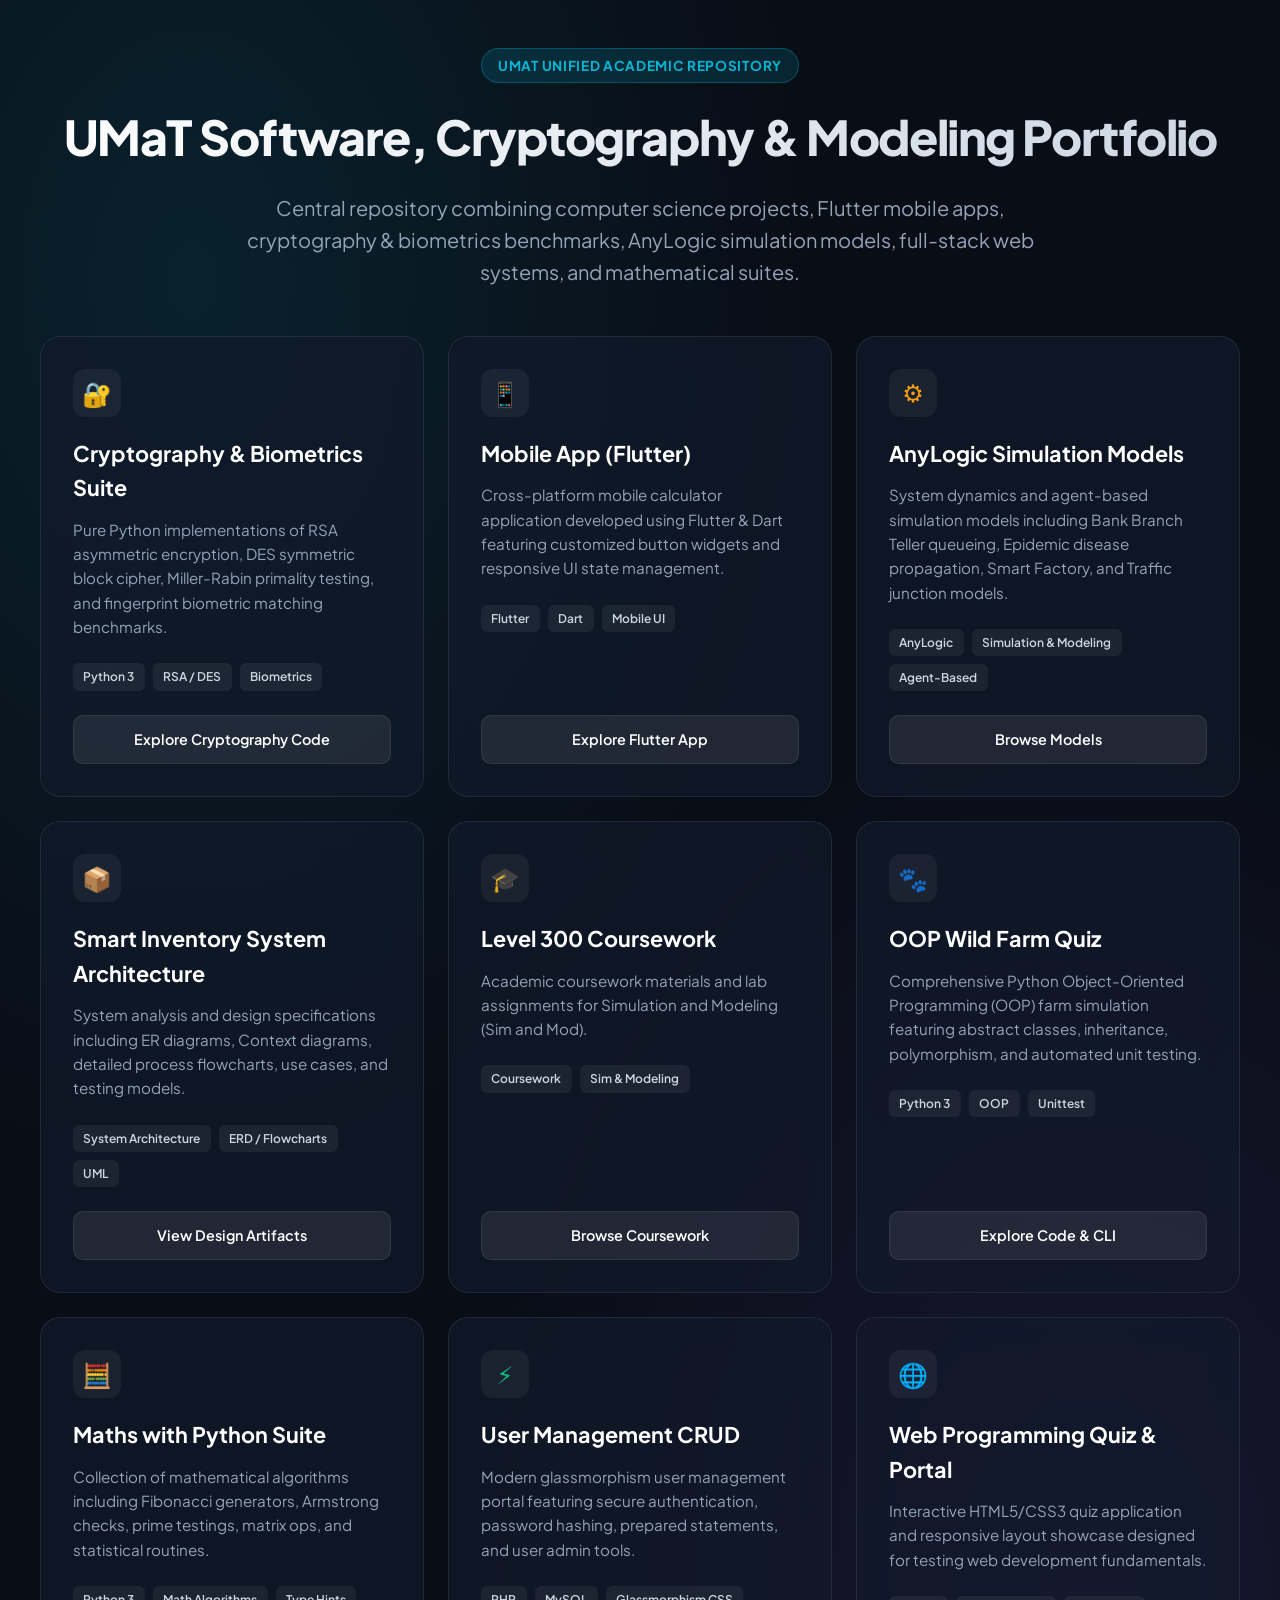
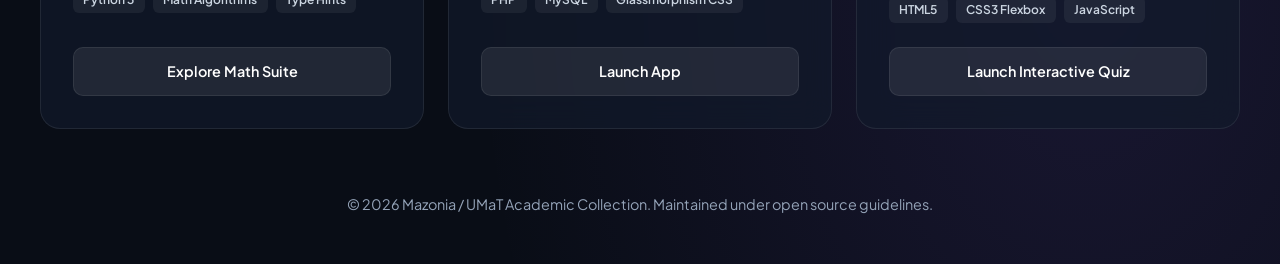
<file: index.html>
<!DOCTYPE html>
<html lang="en">
<head>
    <meta charset="UTF-8">
    <meta name="viewport" content="width=device-width, initial-scale=1.0">
    <title>UMaT Academic & Software Engineering Portfolio</title>
    <link href="https://fonts.googleapis.com/css2?family=Plus+Jakarta+Sans:wght@300;400;500;600;700;800&display=swap" rel="stylesheet">
    <style>
        :root {
            --bg-color: #090d16;
            --card-bg: rgba(18, 26, 43, 0.7);
            --border-color: rgba(255, 255, 255, 0.08);
            --accent-cyan: #06b6d4;
            --accent-purple: #8b5cf6;
            --accent-pink: #ec4899;
            --accent-emerald: #10b981;
            --accent-gold: #f59e0b;
            --text-primary: #f8fafc;
            --text-secondary: #94a3b8;
        }

        * { box-sizing: border-box; margin: 0; padding: 0; }

        body {
            font-family: 'Plus Jakarta Sans', system-ui, sans-serif;
            background-color: var(--bg-color);
            background-image: 
                radial-gradient(at 15% 15%, rgba(6, 182, 212, 0.12) 0px, transparent 40%),
                radial-gradient(at 85% 85%, rgba(139, 92, 246, 0.12) 0px, transparent 40%);
            color: var(--text-primary);
            min-height: 100vh;
            padding: 3rem 1.5rem;
            line-height: 1.6;
        }

        .header-container {
            max-width: 1200px;
            margin: 0 auto 3rem auto;
            text-align: center;
        }

        .badge {
            display: inline-block;
            background: rgba(6, 182, 212, 0.15);
            color: var(--accent-cyan);
            border: 1px solid rgba(6, 182, 212, 0.3);
            padding: 0.35rem 1rem;
            border-radius: 9999px;
            font-size: 0.85rem;
            font-weight: 700;
            letter-spacing: 0.05em;
            text-transform: uppercase;
            margin-bottom: 1rem;
        }

        h1 {
            font-size: 3rem;
            font-weight: 800;
            letter-spacing: -0.03em;
            background: linear-gradient(135deg, #ffffff 0%, #cbd5e1 100%);
            -webkit-background-clip: text;
            -webkit-text-fill-color: transparent;
            margin-bottom: 1rem;
        }

        p.subtitle {
            font-size: 1.25rem;
            color: var(--text-secondary);
            max-width: 800px;
            margin: 0 auto;
        }

        .projects-grid {
            max-width: 1200px;
            margin: 0 auto;
            display: grid;
            grid-template-columns: repeat(auto-fit, minmax(320px, 1fr));
            gap: 1.5rem;
        }

        .project-card {
            background: var(--card-bg);
            border: 1px solid var(--border-color);
            border-radius: 20px;
            padding: 2rem;
            backdrop-filter: blur(16px);
            transition: all 0.3s cubic-bezier(0.4, 0, 0.2, 1);
            display: flex;
            flex-direction: column;
            justify-content: space-between;
            position: relative;
            overflow: hidden;
        }

        .project-card::before {
            content: '';
            position: absolute;
            top: 0; left: 0; right: 0; height: 4px;
            background: linear-gradient(90deg, var(--accent-cyan), var(--accent-purple));
            opacity: 0;
            transition: opacity 0.3s ease;
        }

        .project-card:hover {
            transform: translateY(-6px);
            border-color: rgba(255, 255, 255, 0.2);
            box-shadow: 0 20px 30px -10px rgba(0, 0, 0, 0.5);
        }

        .project-card:hover::before {
            opacity: 1;
        }

        .card-icon {
            width: 48px;
            height: 48px;
            border-radius: 12px;
            background: rgba(255, 255, 255, 0.05);
            display: flex;
            align-items: center;
            justify-content: center;
            font-size: 1.5rem;
            margin-bottom: 1.25rem;
        }

        .card-title {
            font-size: 1.35rem;
            font-weight: 700;
            margin-bottom: 0.75rem;
            color: #ffffff;
        }

        .card-desc {
            color: var(--text-secondary);
            font-size: 0.95rem;
            margin-bottom: 1.5rem;
            flex-grow: 1;
        }

        .card-tech {
            display: flex;
            gap: 0.5rem;
            flex-wrap: wrap;
            margin-bottom: 1.5rem;
        }

        .tech-pill {
            background: rgba(255, 255, 255, 0.06);
            color: #cbd5e1;
            padding: 0.25rem 0.65rem;
            border-radius: 6px;
            font-size: 0.75rem;
            font-weight: 600;
        }

        .btn-launch {
            display: inline-flex;
            align-items: center;
            justify-content: center;
            gap: 0.5rem;
            background: rgba(255, 255, 255, 0.08);
            color: #ffffff;
            text-decoration: none;
            padding: 0.75rem 1.25rem;
            border-radius: 10px;
            font-weight: 600;
            font-size: 0.9rem;
            transition: all 0.2s ease;
            border: 1px solid var(--border-color);
        }

        .btn-launch:hover {
            background: var(--accent-cyan);
            color: #090d16;
            border-color: var(--accent-cyan);
            box-shadow: 0 0 20px rgba(6, 182, 212, 0.4);
        }

        footer {
            text-align: center;
            margin-top: 4rem;
            color: var(--text-secondary);
            font-size: 0.9rem;
        }
    </style>
</head>
<body>

    <div class="header-container">
        <span class="badge">UMaT Unified Academic Repository</span>
        <h1>UMaT Software, Cryptography & Modeling Portfolio</h1>
        <p class="subtitle">Central repository combining computer science projects, Flutter mobile apps, cryptography & biometrics benchmarks, AnyLogic simulation models, full-stack web systems, and mathematical suites.</p>
    </div>

    <div class="projects-grid">
        <!-- Cryptography & Biometrics -->
        <div class="project-card">
            <div>
                <div class="card-icon" style="color:var(--accent-cyan);">🔐</div>
                <h2 class="card-title">Cryptography & Biometrics Suite</h2>
                <p class="card-desc">Pure Python implementations of RSA asymmetric encryption, DES symmetric block cipher, Miller-Rabin primality testing, and fingerprint biometric matching benchmarks.</p>
                <div class="card-tech">
                    <span class="tech-pill">Python 3</span>
                    <span class="tech-pill">RSA / DES</span>
                    <span class="tech-pill">Biometrics</span>
                </div>
            </div>
            <a href="cryptograph-biometrics/rsa.py" class="btn-launch">Explore Cryptography Code</a>
        </div>

        <!-- Mobile App Flutter -->
        <div class="project-card">
            <div>
                <div class="card-icon" style="color:var(--accent-purple);">📱</div>
                <h2 class="card-title">Mobile App (Flutter)</h2>
                <p class="card-desc">Cross-platform mobile calculator application developed using Flutter & Dart featuring customized button widgets and responsive UI state management.</p>
                <div class="card-tech">
                    <span class="tech-pill">Flutter</span>
                    <span class="tech-pill">Dart</span>
                    <span class="tech-pill">Mobile UI</span>
                </div>
            </div>
            <a href="Mobile-App/calculator_app/lib/main.dart" class="btn-launch">Explore Flutter App</a>
        </div>

        <!-- AnyLogic Simulation -->
        <div class="project-card">
            <div>
                <div class="card-icon" style="color:var(--accent-gold);">⚙️</div>
                <h2 class="card-title">AnyLogic Simulation Models</h2>
                <p class="card-desc">System dynamics and agent-based simulation models including Bank Branch Teller queueing, Epidemic disease propagation, Smart Factory, and Traffic junction models.</p>
                <div class="card-tech">
                    <span class="tech-pill">AnyLogic</span>
                    <span class="tech-pill">Simulation & Modeling</span>
                    <span class="tech-pill">Agent-Based</span>
                </div>
            </div>
            <a href="simulation-projects-anylogic/" class="btn-launch">Browse Models</a>
        </div>

        <!-- Inventory System -->
        <div class="project-card">
            <div>
                <div class="card-icon" style="color:var(--accent-emerald);">📦</div>
                <h2 class="card-title">Smart Inventory System Architecture</h2>
                <p class="card-desc">System analysis and design specifications including ER diagrams, Context diagrams, detailed process flowcharts, use cases, and testing models.</p>
                <div class="card-tech">
                    <span class="tech-pill">System Architecture</span>
                    <span class="tech-pill">ERD / Flowcharts</span>
                    <span class="tech-pill">UML</span>
                </div>
            </div>
            <a href="inventory-system/" class="btn-launch">View Design Artifacts</a>
        </div>

        <!-- Level 300 Assignments -->
        <div class="project-card">
            <div>
                <div class="card-icon" style="color:var(--accent-pink);">🎓</div>
                <h2 class="card-title">Level 300 Coursework</h2>
                <p class="card-desc">Academic coursework materials and lab assignments for Simulation and Modeling (Sim and Mod).</p>
                <div class="card-tech">
                    <span class="tech-pill">Coursework</span>
                    <span class="tech-pill">Sim & Modeling</span>
                </div>
            </div>
            <a href="level-300/" class="btn-launch">Browse Coursework</a>
        </div>

        <!-- OOP Quiz -->
        <div class="project-card">
            <div>
                <div class="card-icon" style="color:var(--accent-purple);">🐾</div>
                <h2 class="card-title">OOP Wild Farm Quiz</h2>
                <p class="card-desc">Comprehensive Python Object-Oriented Programming (OOP) farm simulation featuring abstract classes, inheritance, polymorphism, and automated unit testing.</p>
                <div class="card-tech">
                    <span class="tech-pill">Python 3</span>
                    <span class="tech-pill">OOP</span>
                    <span class="tech-pill">Unittest</span>
                </div>
            </div>
            <a href="OOP-Quiz/main.py" class="btn-launch">Explore Code & CLI</a>
        </div>

        <!-- Maths with Python -->
        <div class="project-card">
            <div>
                <div class="card-icon" style="color:var(--accent-cyan);">🧮</div>
                <h2 class="card-title">Maths with Python Suite</h2>
                <p class="card-desc">Collection of mathematical algorithms including Fibonacci generators, Armstrong checks, prime testings, matrix ops, and statistical routines.</p>
                <div class="card-tech">
                    <span class="tech-pill">Python 3</span>
                    <span class="tech-pill">Math Algorithms</span>
                    <span class="tech-pill">Type Hints</span>
                </div>
            </div>
            <a href="Maths-with-python/math_suite.py" class="btn-launch">Explore Math Suite</a>
        </div>

        <!-- CRUD App -->
        <div class="project-card">
            <div>
                <div class="card-icon" style="color:var(--accent-emerald);">⚡</div>
                <h2 class="card-title">User Management CRUD</h2>
                <p class="card-desc">Modern glassmorphism user management portal featuring secure authentication, password hashing, prepared statements, and user admin tools.</p>
                <div class="card-tech">
                    <span class="tech-pill">PHP</span>
                    <span class="tech-pill">MySQL</span>
                    <span class="tech-pill">Glassmorphism CSS</span>
                </div>
            </div>
            <a href="crud_app/index.php" class="btn-launch">Launch App</a>
        </div>

        <!-- Web Programming Quiz -->
        <div class="project-card">
            <div>
                <div class="card-icon" style="color:var(--accent-pink);">🌐</div>
                <h2 class="card-title">Web Programming Quiz & Portal</h2>
                <p class="card-desc">Interactive HTML5/CSS3 quiz application and responsive layout showcase designed for testing web development fundamentals.</p>
                <div class="card-tech">
                    <span class="tech-pill">HTML5</span>
                    <span class="tech-pill">CSS3 Flexbox</span>
                    <span class="tech-pill">JavaScript</span>
                </div>
            </div>
            <a href="Web-Programming-Quiz/index.html" class="btn-launch">Launch Interactive Quiz</a>
        </div>
    </div>

    <footer>
        <p>© 2026 Mazonia / UMaT Academic Collection. Maintained under open source guidelines.</p>
    </footer>

</body>
</html>
</file>
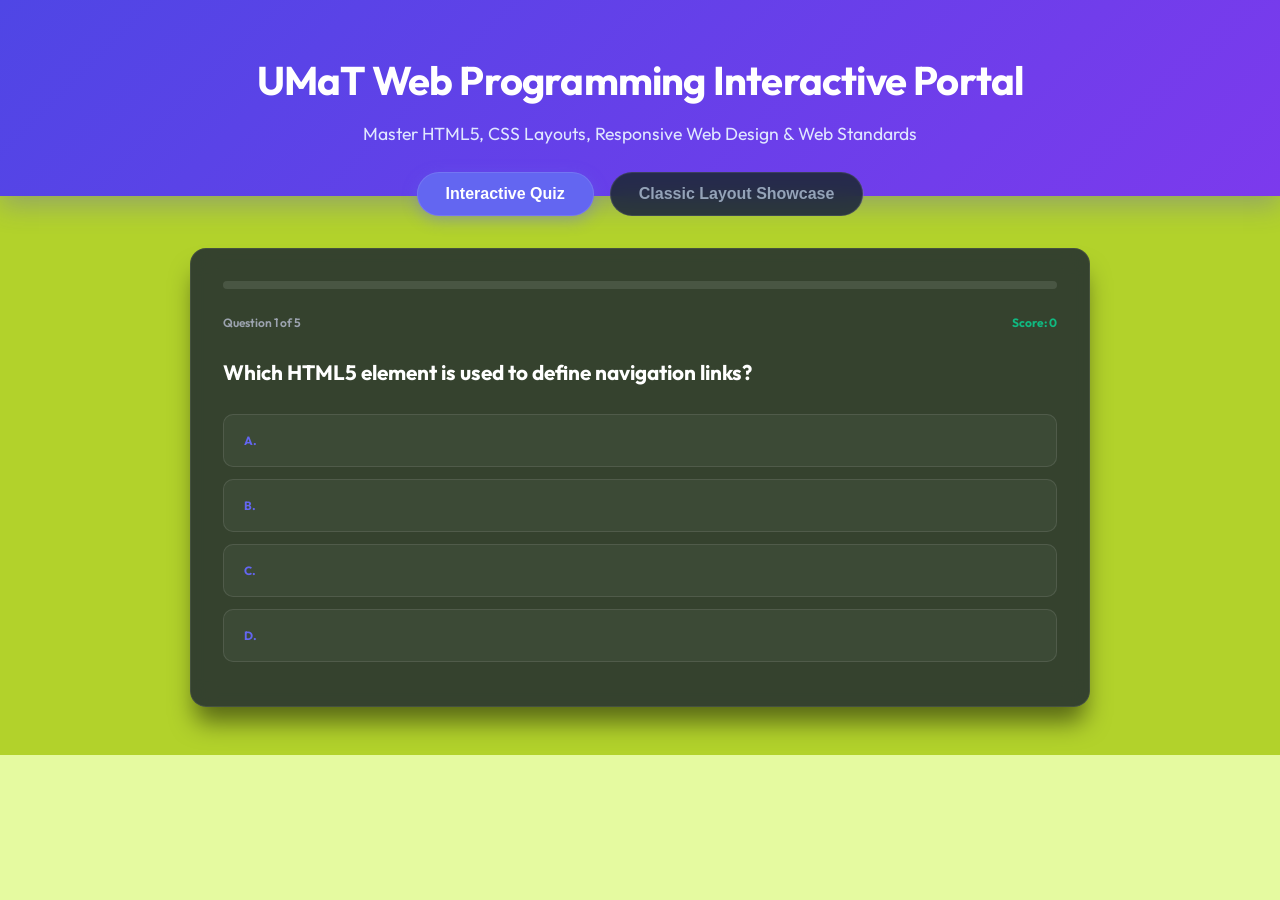
<file: Web-Programming-Quiz/index.html>
<!DOCTYPE html>
<html lang="en">
<head>
    <meta charset="UTF-8">
    <meta name="viewport" content="width=device-width, initial-scale=1.0">
    <title>UMaT Web Programming Quiz & Layout Portal</title>
    <link href="https://fonts.googleapis.com/css2?family=Outfit:wght@300;400;500;600;700&display=swap" rel="stylesheet">
    <link href="default.css" rel="stylesheet">
    <style>
        :root {
            --bg-color: #0b0f19;
            --card-bg: rgba(22, 31, 48, 0.8);
            --accent-glow: #6366f1;
            --text-primary: #f3f4f6;
            --text-secondary: #9ca3af;
        }

        body {
            font-family: 'Outfit', sans-serif;
            background-color: var(--bg-color);
            color: var(--text-primary);
            margin: 0;
            padding: 0;
            line-height: 1.6;
        }

        .hero-banner {
            background: linear-gradient(135deg, #4f46e5 0%, #7c3aed 100%);
            padding: 3rem 1.5rem;
            text-align: center;
            box-shadow: 0 10px 25px rgba(79, 70, 229, 0.3);
        }

        .hero-banner h1 {
            font-size: 2.5rem;
            margin: 0 0 0.5rem 0;
            color: #ffffff;
            letter-spacing: -0.02em;
        }

        .hero-banner p {
            font-size: 1.1rem;
            color: #e0e7ff;
            max-width: 600px;
            margin: 0 auto;
        }

        .nav-tabs {
            display: flex;
            justify-content: center;
            gap: 1rem;
            margin: -1.5rem auto 2rem auto;
            position: relative;
            z-index: 10;
        }

        .tab-btn {
            background: rgba(30, 41, 59, 0.9);
            color: #94a3b8;
            border: 1px solid rgba(255, 255, 255, 0.1);
            padding: 0.75rem 1.75rem;
            border-radius: 9999px;
            font-size: 1rem;
            font-weight: 600;
            cursor: pointer;
            backdrop-filter: blur(10px);
            transition: all 0.25s ease;
        }

        .tab-btn.active, .tab-btn:hover {
            background: #6366f1;
            color: #ffffff;
            box-shadow: 0 4px 15px rgba(99, 102, 241, 0.4);
        }

        .section-container {
            max-width: 900px;
            margin: 0 auto 3rem auto;
            padding: 0 1.5rem;
        }

        .quiz-card {
            background: var(--card-bg);
            border: 1px solid rgba(255, 255, 255, 0.08);
            border-radius: 16px;
            padding: 2rem;
            box-shadow: 0 20px 25px -5px rgba(0, 0, 0, 0.5);
            backdrop-filter: blur(12px);
        }

        .quiz-option {
            background: rgba(255, 255, 255, 0.04);
            border: 1px solid rgba(255, 255, 255, 0.1);
            padding: 1rem 1.25rem;
            border-radius: 10px;
            margin-bottom: 0.75rem;
            cursor: pointer;
            transition: all 0.2s ease;
            display: flex;
            align-items: center;
            gap: 0.75rem;
        }

        .quiz-option:hover {
            background: rgba(99, 102, 241, 0.15);
            border-color: #6366f1;
        }

        .quiz-option.correct {
            background: rgba(16, 185, 129, 0.2) !important;
            border-color: #10b981 !important;
            color: #6ee7b7;
        }

        .quiz-option.incorrect {
            background: rgba(239, 68, 68, 0.2) !important;
            border-color: #ef4444 !important;
            color: #fca5a5;
        }

        .progress-bar {
            width: 100%;
            height: 8px;
            background: rgba(255, 255, 255, 0.1);
            border-radius: 4px;
            overflow: hidden;
            margin-bottom: 1.5rem;
        }

        .progress-fill {
            height: 100%;
            background: linear-gradient(90deg, #6366f1, #a855f7);
            width: 0%;
            transition: width 0.3s ease;
        }

        .hidden { display: none; }
    </style>
</head>
<body>

    <div class="hero-banner">
        <h1>UMaT Web Programming Interactive Portal</h1>
        <p>Master HTML5, CSS Layouts, Responsive Web Design & Web Standards</p>
    </div>

    <div class="nav-tabs">
        <button class="tab-btn active" onclick="showTab('quiz')">Interactive Quiz</button>
        <button class="tab-btn" onclick="showTab('blog-showcase')">Classic Layout Showcase</button>
    </div>

    <div class="section-container">
        <!-- Interactive Quiz Section -->
        <div id="quiz-section" class="quiz-card">
            <div class="progress-bar">
                <div id="progress-fill" class="progress-fill"></div>
            </div>
            
            <div id="quiz-header" style="display:flex; justify-content:space-between; align-items:center; margin-bottom:1.5rem;">
                <span id="question-counter" style="color:var(--text-secondary); font-weight:600;">Question 1 of 5</span>
                <span id="score-counter" style="color:#10b981; font-weight:700;">Score: 0</span>
            </div>

            <div id="quiz-body">
                <h2 id="question-text" style="font-size:1.3rem; margin-bottom:1.5rem; color:#ffffff;">Loading question...</h2>
                <div id="options-container"></div>
            </div>

            <div id="result-box" class="hidden" style="text-align:center; padding:2rem 0;">
                <h2 style="font-size:2rem; color:#10b981; margin-bottom:1rem;">Quiz Completed! 🎉</h2>
                <p id="final-score-text" style="font-size:1.2rem; color:var(--text-secondary); margin-bottom:1.5rem;"></p>
                <button class="tab-btn active" onclick="restartQuiz()">Try Again</button>
            </div>
        </div>

        <!-- Classic Blog Showcase Section -->
        <div id="blog-showcase-section" class="hidden">
            <div class="background">
                <div class="container">
                    <header class="headerContainer">
                        <div class="myHeader">
                            <span><h1><a href="#">doneci</a></h1></span> 
                            <span><h2><a href="#">by ENOCH ODURO (UMaT Web Coursework)</a></h2></span>
                        </div>
                        <div class="headerList">
                            <ul>
                                <li class="first"><a href="#">My Blog</a></li>
                                <li><a href="#">My Photos</a></li>
                                <li><a href="#">My Favorites</a></li>
                                <li><a href="#">About Me</a></li>
                                <li class="last"><a href="#">Contact Me</a></li>
                            </ul>
                        </div>
                    </header>
                    <div class="content">
                        <div class="col">
                            <hr>   
                            <div class="content1">
                                <strong><span id="span1">Welcome to Doneci Blog Showcase!</span><br></strong>
                                <span id="span2">Posted on January 11th, 2022 by Author</span>
                                <p>Nulla facilisi. Mauris diam justo, pharetra nec, varius viverra, luctus sed, arcu. Aliquam feugiat venenatis metus.</p>
                                <p>Filed under <a href="#" class="category">Uncategorized</a> | <a href="#" class="comment">1 Comment &raquo;</a></p>
                            </div>
                        </div>
                    </div>
                    <footer class="myFooter">
                        <p>Copyright &copy; 2022-2026. Designed by <strong>ENOCH ODURO</strong></p>
                    </footer>
                </div>
            </div>
        </div>
    </div>

    <script>
        const questions = [
            {
                question: "Which HTML5 element is used to define navigation links?",
                options: ["<nav>", "<header>", "<section>", "<aside>"],
                answer: 0
            },
            {
                question: "What does the CSS property 'box-sizing: border-box;' do?",
                options: [
                    "Includes padding and border in the element's total width and height",
                    "Adds a border around the element",
                    "Excludes padding from height calculation",
                    "Centers the block element horizontally"
                ],
                answer: 0
            },
            {
                question: "Which CSS Flexbox property controls the alignment of items along the main axis?",
                options: ["align-items", "justify-content", "flex-direction", "align-content"],
                answer: 1
            },
            {
                question: "What is the primary function of semantic HTML tags?",
                options: [
                    "To make web pages render faster",
                    "To give meaning to web page structure for accessibility and SEO",
                    "To add CSS styling automatically",
                    "To execute JavaScript code safely"
                ],
                answer: 1
            },
            {
                question: "Which media query syntax correctly targets screens narrower than 768px?",
                options: [
                    "@media (max-width: 768px)",
                    "@media (min-width: 768px)",
                    "@media screen and (width < 768)",
                    "@device (max-width: 768px)"
                ],
                answer: 0
            }
        ];

        let currentQ = 0;
        let score = 0;

        function loadQuestion() {
            const q = questions[currentQ];
            document.getElementById('question-counter').innerText = `Question ${currentQ + 1} of ${questions.length}`;
            document.getElementById('question-text').innerText = q.question;
            document.getElementById('progress-fill').style.width = `${((currentQ) / questions.length) * 100}%`;
            
            const container = document.getElementById('options-container');
            container.innerHTML = '';
            
            q.options.forEach((opt, idx) => {
                const div = document.createElement('div');
                div.className = 'quiz-option';
                div.innerHTML = `<span style="font-weight:700; color:#6366f1;">${String.fromCharCode(65 + idx)}.</span> ${opt}`;
                div.onclick = () => selectOption(idx, div);
                container.appendChild(div);
            });
        }

        function selectOption(idx, el) {
            const q = questions[currentQ];
            const allOptions = document.querySelectorAll('.quiz-option');
            allOptions.forEach(opt => opt.onclick = null);

            if (idx === q.answer) {
                el.classList.add('correct');
                score++;
                document.getElementById('score-counter').innerText = `Score: ${score}`;
            } else {
                el.classList.add('incorrect');
                allOptions[q.answer].classList.add('correct');
            }

            setTimeout(() => {
                currentQ++;
                if (currentQ < questions.length) {
                    loadQuestion();
                } else {
                    showResults();
                }
            }, 1200);
        }

        function showResults() {
            document.getElementById('progress-fill').style.width = '100%';
            document.getElementById('quiz-body').classList.add('hidden');
            document.getElementById('quiz-header').classList.add('hidden');
            document.getElementById('result-box').classList.remove('hidden');
            document.getElementById('final-score-text').innerText = `You scored ${score} out of ${questions.length} (${Math.round((score / questions.length) * 100)}%)`;
        }

        function restartQuiz() {
            currentQ = 0;
            score = 0;
            document.getElementById('score-counter').innerText = `Score: 0`;
            document.getElementById('quiz-body').classList.remove('hidden');
            document.getElementById('quiz-header').classList.remove('hidden');
            document.getElementById('result-box').classList.add('hidden');
            loadQuestion();
        }

        function showTab(tab) {
            document.querySelectorAll('.tab-btn').forEach(btn => btn.classList.remove('active'));
            if (tab === 'quiz') {
                document.querySelectorAll('.tab-btn')[0].classList.add('active');
                document.getElementById('quiz-section').classList.remove('hidden');
                document.getElementById('blog-showcase-section').classList.add('hidden');
            } else {
                document.querySelectorAll('.tab-btn')[1].classList.add('active');
                document.getElementById('quiz-section').classList.add('hidden');
                document.getElementById('blog-showcase-section').classList.remove('hidden');
            }
        }

        // Initialize quiz
        loadQuestion();
    </script>
</body>
</html>
</file>
<file: Web-Programming-Quiz/default.css>
body{
    margin:0;
    padding: 0;
    box-sizing: border-box;
    background: linear-gradient(transparent , #b2d22b 150px),
     url("images/img1.gif");
    background-repeat: no-repeat;
    background-size: cover;
    font-family:'Trebuchet MS',Arial, sans-serif,arial, helvetica sans-serif;
    color: #688000 ;
    font-size: 12px;
    
}
a{
    color:#688000
}
.background{
   margin-left: 30%;
   margin-top: 5%;                                         ;
   max-width: 450px;
   max-height: auto;
   border-radius: 10px 10px;
   
}
.container{
    background-color: white; 
    border-radius: 10px;
    padding-bottom: 5px;
    box-shadow: 3px 1px 8px black;
    max-width: auto;
    align-items: center;
    justify-content: center;
    
}
.myFooter{
    background-image:linear-gradient(transparent), url("images/img7.gif");
   background-position: center;
   background-size: cover;
   height: 55px;
}
.myFooter p{
    text-align: center;
    font-size: 10px;
}
.headerContainer{
    display: flex;
    background-image:url("images/img2.gif");
    background-position: center ;
    background-size:470px 150px;
    background-repeat: no-repeat;
    max-height: 130px;
    
    border-radius: 10px;
}
.myHeader a{
    text-decoration: none;
    padding:24px;
}
.headerContainer h1{
    font-size: 35px;
     
}
.headerContainer h2{
    font-size: 10px;
    letter-spacing: normal;
}

.headerList{
    padding-left: 10%;
    padding-top: 13px;
}
.headerList li{
    border-bottom: 1px dotted;
    padding-left: 13px;
    margin: 0px;
    margin-left: 20px;
    
}
.headerList  .last{
    border: none;
}
.headerContainer li::before{

}
.headerList li::marker{
    content: "‣";
    font-size: 17px;
}
.headerList a{
    text-decoration: none;
    word-spacing: 2px;
    letter-spacing: 1.3px;
}
    
.content{
    background-image: url("images/img5.gif");
    background-position: center;
    background-repeat: no-repeat;
    background-size: cover;
    margin:0px 4px 0px 4px;
    margin-bottom: 0px;
}
.col{
    background-image:linear-gradient(#688000) url("images/img3.gif");
    background-position: center;
    background-repeat: no-repeat;
    background-size: cover;
}
.content1{
    padding-left: 30px;
    padding-right: 30px;
    padding-top: 30px;
}
.content1 #span1{
    font-size: 20px;
    word-spacing: 2.4px;
    letter-spacing: 1.4px;
}
.content1 #span2{
    font-weight: bold;
    font-size: 11px;
}
.content2{
    padding-top: 25px;
}
.content2 #span3{
    font-size: 20px;
    word-spacing: 2.4px;
    letter-spacing: 1.4px;
    
}
.content2 #span4{
    font-weight: bold;
    font-size: 11px;
}

.content3{
    
    background-image: url("images/img6.gif");
    background-position: center;
    background-repeat: no-repeat;
    background-size: cover;
    font-size: 12px;
    display: flex;
    height: 315px;
    
}
.content3 #span6{
    padding-right: 45px;
}
.content3 #span7{
    
    
}

.content3 h2{
    text-align: center;
    margin-bottom: 0px;
}
.content3 li{
    padding-top: 0px;
    padding-left: 2px;

}
.content3 li::before{}
.content3 li::marker{
    content: "‣";
    font-size: 17px;
}
ul{
    margin: 0px;
    margin-bottom: 11px;

}
hr{
    margin: 0px;
    padding: 0px;
}
</file>
